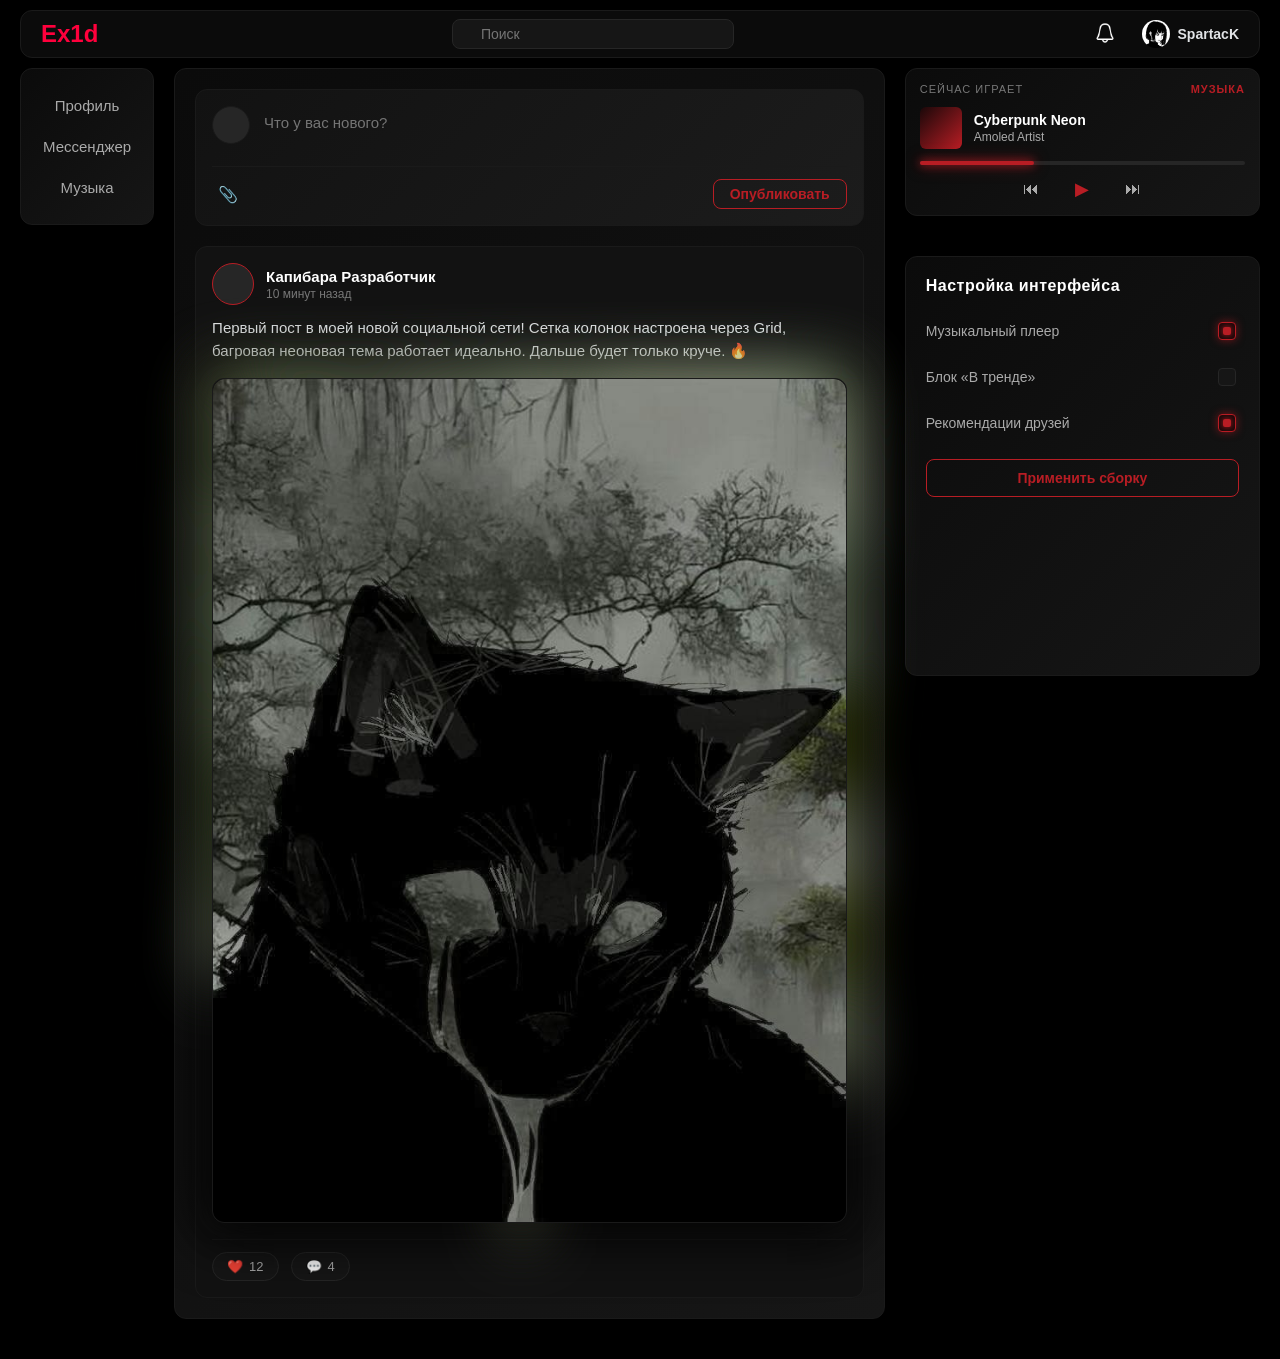
<file: index.html>
<!DOCTYPE html>
<html lang="ru">
<head>
    <meta charset="UTF-8">
    <meta name="viewport" content="width=device-width, initial-scale=1.0">
    <title>Ex1d</title>
    <link rel="stylesheet" href="styles/style-main.css">
    <link rel="stylesheet" href="styles/style-main-exitf.css">
    <link rel="stylesheet" href="styles/style-music-min.css">
</head>

<body>
    
    <header class="site-header">
        <div class="header-container">

            <div class="header-left">
                <a href="index.html" class="logo" style="font-family: 'Comic Sans MS', 'Chalkboard SE', sans-serif; color: #ff003c; font-size: 24px; font-weight: bold; text-decoration: none;">Ex1d</a> 
            </div>

        
            <div class="header-center">
                <input type="text" class="search-input" placeholder="Поиск">
            </div>
       
            <div class="header-right">
                <button class="icon-btn"><img src="uvedomlenie_0uo7j22pii95_32.png" alt="" class="icon-btn-btn1"></button>  
                <div class="header-profile">
                   
                    <img src="avatar.jpg" alt="Аватар" class="header-avatar">
                    <a href="profiles/1/index-profile-spartack.html" class="profile-name" style="font-weight: bold; text-decoration: none;">SpartacK</a>
                </div>
            </div>

        </div>
    </header>

    <main>

        <section class="left_bord_main_plast">
            <div class="left-panel-box">
                <nav class="sidebar-menu">
                    <a href="profiles/1/index-profile-spartack.html" class="menu-item">Профиль</a>
                    <a href="#" class="menu-item">Мессенджер</a>
                    <a href="#" class="menu-item">Музыка</a>
                </nav>
            </div>
        </section>

        <section class="main_bord_main_plast">
            <div class="create-post-box">
                <div class="create-post-upper">
                    <div class="create-post-avatar"></div>
                    <textarea placeholder="Что у вас нового?" class="post-input" rows="1"></textarea>
                </div>

                <div class="post-actions">
                    <button class="attach-btn">📎</button>
                    <button class="publish-btn">Опубликовать</button>
                </div>
            </div>

            <div class="post-card">
   
                <div class="post-header">
                    <div class="post-author-avatar"></div>
                    <div class="post-author-info">
                        <span class="post-author-name">Капибара Разработчик</span>
                        <span class="post-time">10 минут назад</span>
                    </div>
                </div>

    
                <div class="post-content">
                    <p>Первый пост в моей новой социальной сети! Сетка колонок настроена через Grid, багровая неоновая тема работает идеально. Дальше будет только круче. 🔥</p>
                </div>

   
                <div class="post-image-wrap">
   
                    <div class="post-ambient-blur" style="background-image: url('12333.jpg');"></div>
    
    
                    <div class="post-img-cut">
                        <img src="12333.jpg" alt="Пост" class="post-main-img">
                    </div> 
                </div>


  
                <div class="post-footer">
                    <button class="reaction-btn love-btn">
                        <span>❤️</span> 12
                    </button>
                    <button class="reaction-btn comment-btn">
                        <span>💬</span> 4
                    </button>
                </div>
            </div>

        </section>

        <section class="right_bord_main_plast">
    
    
            <div class="music-island-box">
                <div class="music-header">
                    <span class="music-title">Сейчас играет</span>
                    <span class="music-source">Музыка</span>
                </div>

                <div class="track-info">
                    <div class="track-cover"><div class="cover-stub"></div></div>
                    <div class="track-text">
                        <span class="track-name">Cyberpunk Neon</span>
                        <span class="track-artist">Amoled Artist</span>
                    </div>
                </div>

                <div class="player-progress-bar"><div class="progress-fill"></div></div>

                <div class="player-controls">
                    <button class="player-btn">⏮</button>
                    <button class="player-btn play-btn">▶</button>
                    <button class="player-btn">⏭</button>
                </div>
            </div>

   
            <div class="customizable-zone">
                <div class="widget-settings">
                    <h3 class="widget-title">Настройка интерфейса</h3>
    
                    <div class="settings-list">
        
                        <label class="setting-item">
                        <span class="setting-text">Музыкальный плеер</span>
                        <input type="checkbox" checked class="custom-checkbox">
                        </label>

                        <label class="setting-item">
                            <span class="setting-text">Блок «В тренде»</span>
                            <input type="checkbox" class="custom-checkbox">
                        </label>

                        <label class="setting-item">
                            <span class="setting-text">Рекомендации друзей</span>
                            <input type="checkbox" checked class="custom-checkbox">
                        </label>
                    </div>

                    <button class="save-settings-btn">Применить сборку</button>
                </div>

            </div>

        </section>

    </main>

    <footer>
    </footer>

    <script src="js/script-img.js"></script>
</body>
</html>
</file>
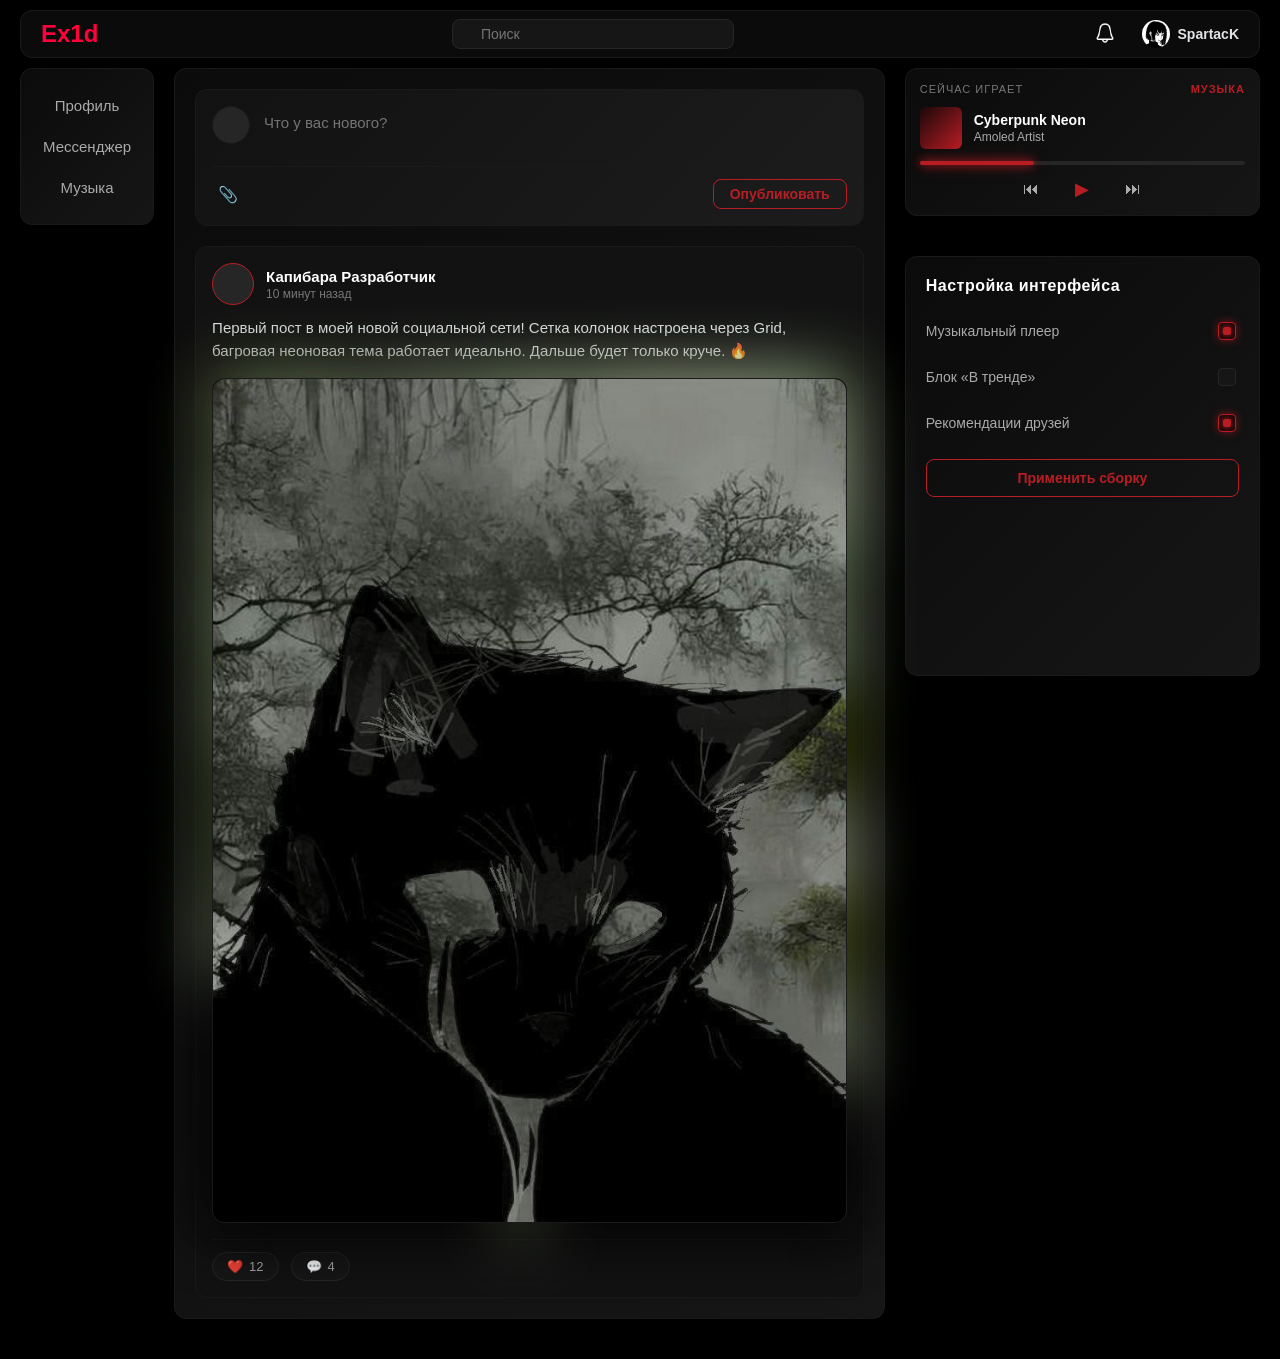
<file: ex1d/index.html>
<!DOCTYPE html>
<html lang="ru">
<head>
    <meta charset="UTF-8">
    <meta name="viewport" content="width=device-width, initial-scale=1.0">
    <title>Ex1d</title>
    <link rel="stylesheet" href="styles/style-main.css">
    <link rel="stylesheet" href="styles/style-main-exitf.css">
    <link rel="stylesheet" href="styles/style-music-min.css">
</head>

<body>
    
    <header class="site-header">
        <div class="header-container">

            <div class="header-left">
                <a href="index.html" class="logo" style="font-family: 'Comic Sans MS', 'Chalkboard SE', sans-serif; color: #ff003c; font-size: 24px; font-weight: bold; text-decoration: none;">Ex1d</a> 
            </div>

        
            <div class="header-center">
                <input type="text" class="search-input" placeholder="Поиск">
            </div>
       
            <div class="header-right">
                <button class="icon-btn"><img src="uvedomlenie_0uo7j22pii95_32.png" alt="" class="icon-btn-btn1"></button>  
                <div class="header-profile">
                   
                    <img src="avatar.jpg" alt="Аватар" class="header-avatar">
                    <a href="profiles/1/inedex-profile-spartack.html" class="profile-name" style="font-weight: bold; text-decoration: none;">SpartacK</a>
                </div>
            </div>

        </div>
    </header>

    <main>

        <section class="left_bord_main_plast">
            <div class="left-panel-box">
                <nav class="sidebar-menu">
                    <a href="profiles/1/inedex-profile-spartack.html" class="menu-item">Профиль</a>
                    <a href="#" class="menu-item">Мессенджер</a>
                    <a href="#" class="menu-item">Музыка</a>
                </nav>
            </div>
        </section>

        <section class="main_bord_main_plast">
            <div class="create-post-box">
                <div class="create-post-upper">
                    <div class="create-post-avatar"></div>
                    <textarea placeholder="Что у вас нового?" class="post-input" rows="1"></textarea>
                </div>

                <div class="post-actions">
                    <button class="attach-btn">📎</button>
                    <button class="publish-btn">Опубликовать</button>
                </div>
            </div>

            <div class="post-card">
   
                <div class="post-header">
                    <div class="post-author-avatar"></div>
                    <div class="post-author-info">
                        <span class="post-author-name">Капибара Разработчик</span>
                        <span class="post-time">10 минут назад</span>
                    </div>
                </div>

    
                <div class="post-content">
                    <p>Первый пост в моей новой социальной сети! Сетка колонок настроена через Grid, багровая неоновая тема работает идеально. Дальше будет только круче. 🔥</p>
                </div>

   
                <div class="post-image-wrap">
   
                    <div class="post-ambient-blur" style="background-image: url('12333.jpg');"></div>
    
    
                    <div class="post-img-cut">
                        <img src="12333.jpg" alt="Пост" class="post-main-img">
                    </div> 
                </div>


  
                <div class="post-footer">
                    <button class="reaction-btn love-btn">
                        <span>❤️</span> 12
                    </button>
                    <button class="reaction-btn comment-btn">
                        <span>💬</span> 4
                    </button>
                </div>
            </div>

        </section>

        <section class="right_bord_main_plast">
    
    
            <div class="music-island-box">
                <div class="music-header">
                    <span class="music-title">Сейчас играет</span>
                    <span class="music-source">Музыка</span>
                </div>

                <div class="track-info">
                    <div class="track-cover"><div class="cover-stub"></div></div>
                    <div class="track-text">
                        <span class="track-name">Cyberpunk Neon</span>
                        <span class="track-artist">Amoled Artist</span>
                    </div>
                </div>

                <div class="player-progress-bar"><div class="progress-fill"></div></div>

                <div class="player-controls">
                    <button class="player-btn">⏮</button>
                    <button class="player-btn play-btn">▶</button>
                    <button class="player-btn">⏭</button>
                </div>
            </div>

   
            <div class="customizable-zone">
                <div class="widget-settings">
                    <h3 class="widget-title">Настройка интерфейса</h3>
    
                    <div class="settings-list">
        
                        <label class="setting-item">
                        <span class="setting-text">Музыкальный плеер</span>
                        <input type="checkbox" checked class="custom-checkbox">
                        </label>

                        <label class="setting-item">
                            <span class="setting-text">Блок «В тренде»</span>
                            <input type="checkbox" class="custom-checkbox">
                        </label>

                        <label class="setting-item">
                            <span class="setting-text">Рекомендации друзей</span>
                            <input type="checkbox" checked class="custom-checkbox">
                        </label>
                    </div>

                    <button class="save-settings-btn">Применить сборку</button>
                </div>

            </div>

        </section>

    </main>

    <footer>
    </footer>

    <script src="js/script-img.js"></script>
</body>
</html>
</file>
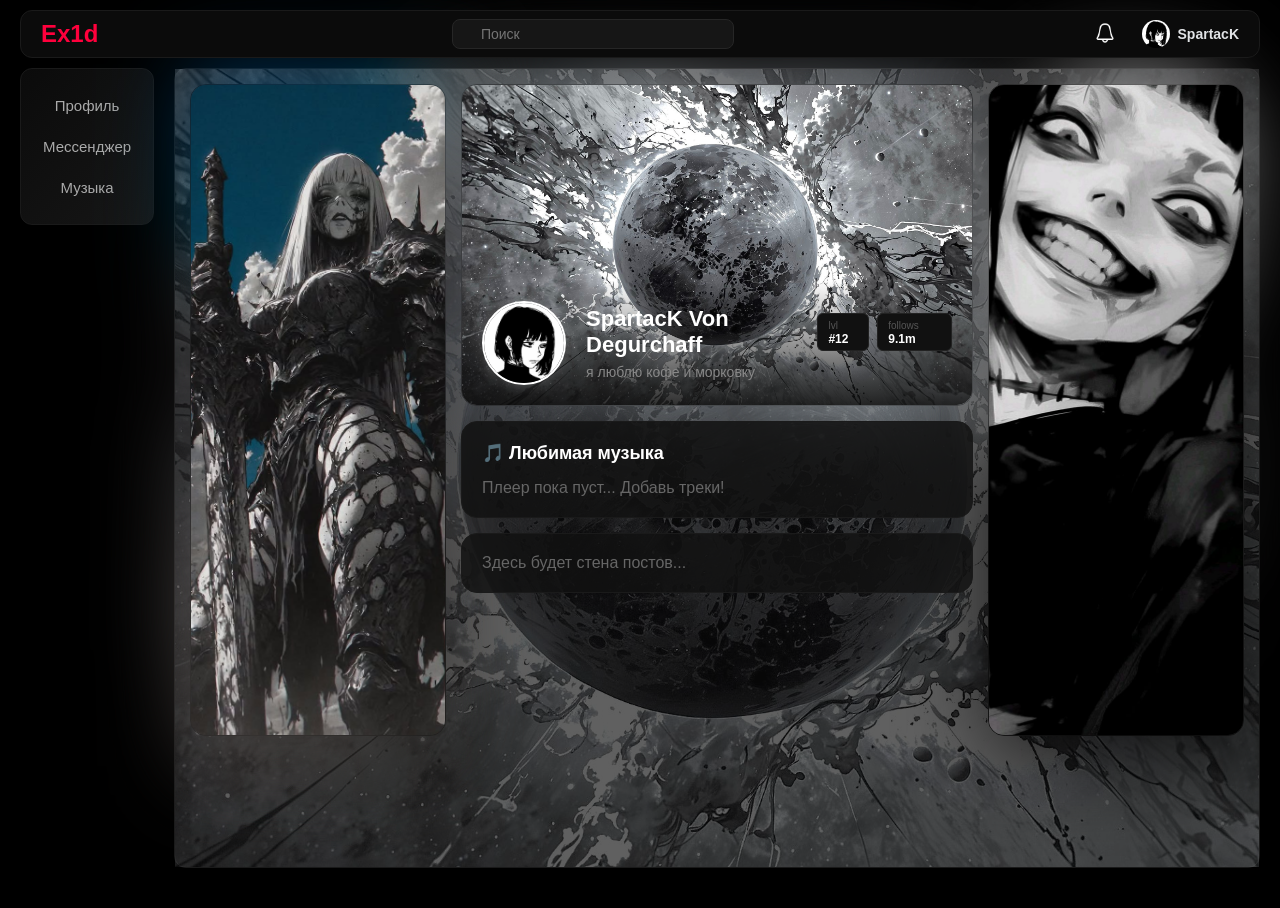
<file: profiles/1/index-profile-spartack.html>
<!DOCTYPE html>
<html lang="ru">
<head>
    <meta charset="UTF-8">
    <meta name="viewport" content="width=device-width, initial-scale=1.0">
    <title>SpartacK Von Degurchaff</title>
   
    <link rel="stylesheet" href="../../styles/style-main.css">
    <link rel="stylesheet" href="../../styles/style-main-exitf.css">
    <link rel="stylesheet" href="../../styles/style-music-min.css">
    <link rel="stylesheet" href="../../styles/style-profiles.css">
</head>

<body>

    <header class="site-header">
        <div class="header-container">

            <div class="header-left">
                <a href="../../index.html" class="logo" style="font-family: 'Comic Sans MS', 'Chalkboard SE', sans-serif; color: #ff003c; font-size: 24px; font-weight: bold; text-decoration: none;">Ex1d</a> 
            </div>

        
            <div class="header-center">
                <input type="text" class="search-input" placeholder="Поиск">
            </div>
       
            <div class="header-right">
                <button class="icon-btn"><img src="../../uvedomlenie_0uo7j22pii95_32.png" alt="" class="icon-btn-btn1"></button> 
                <div class="header-profile">
                   
                    <img src="avatar.jpg" alt="Аватар" class="header-avatar">
                    <a href="index-profile-spartack.html" class="profile-name" style="font-weight: bold; text-decoration: none;">SpartacK</a>
                </div>
            </div>

        </div>
    </header>

    <main class="main-profile-view">

        <section class="left_bord_main_plast">
            <div class="left-panel-box">
                <nav class="sidebar-menu">
                
                    <a href="index-profile-spartack.html" class="menu-item">Профиль</a>
                    <a href="#" class="menu-item">Мессенджер</a>
                    <a href="#" class="menu-item">Музыка</a>
                </nav>
            </div>
        </section>

        <section class="main_bord_main_plast_profiles">
           
            <div class="profile-global-bg-layer" style="background-image: url('c-banner.jpg');"></div>
    
            <div class="profile-top-zone">
                <div class="triptych-banner-grid">
            
                       
                    <div class="banner-wing wing-left">
                        <div class="triptych-blur" style="background-image: url('l-banner.jpg');"></div>
                        <img src="l-banner.jpg" alt="Левый баннер" class="triptych-img">
                    </div>
            
                    
                    <div class="profile-center-column">
                
                       
                        <div class="banner-wing wing-center">
                            <div class="triptych-blur" style="background-image: url('c-banner.jpg');"></div>
                            <img src="c-banner.jpg" alt="Центральный баннер" class="triptych-img">
                            <div class="profile-triptych-meta">
                                <figure class="profile-triptych-avatar">
                                    <img src="avatar.jpg" alt="Аватар" class="avatar-image">
                                </figure>
                                <div class="profile-triptych-info-block">
                                    <div class="profile-main-row">
                                        <h1 class="user-display-name">SpartacK Von Degurchaff</h1>
                                        <div class="profile-mini-badges">
                                            <span class="badge-pill"><small>lvl</small> <strong>#12</strong></span>
                                            <span class="badge-pill"><small>follows</small> <strong>9.1m</strong></span>
                                        </div>
                                    </div>
                                    <p class="user-status-text">я люблю кофе и морковку</p>
                                </div>
                            </div>
                        </div>

                        <div class="profile-module-card music-card-plate">
                            <div class="card-header">
                                <h3>🎵 Любимая музыка</h3>
                            </div>
                            <div class="card-body">
                                <p style="color: #666; margin: 0;">Плеер пока пуст... Добавь треки!</p>
                            </div>
                        </div>
                
                        <div class="profile-module-card posts-card-plate">
                            <p style="color: #666; margin: 0;">Здесь будет стена постов...</p>
                        </div>

                    </div>             
            
                        <div class="banner-wing wing-right">
                            <div class="triptych-blur" style="background-image: url('r-banner.jpg');"></div>
                            <img src="r-banner.jpg" alt="Правый баннер" class="triptych-img">
                        </div>

                </div>
            </div>
        </section>
    </main>

    <footer>
    </footer>

    <script src="../../js/script-img.js"></script>
</body>
</html>
</file>
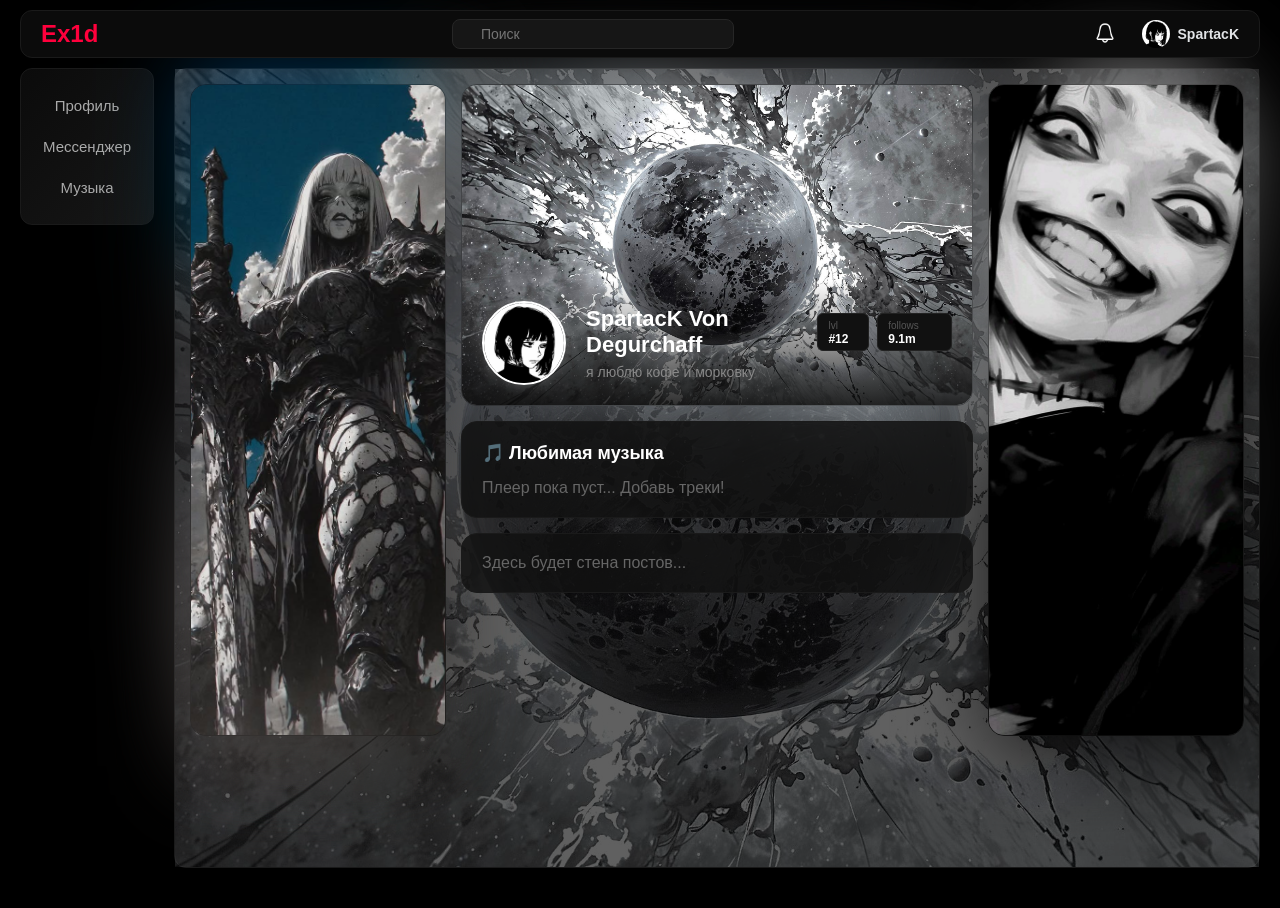
<file: ex1d/profiles/1/inedex-profile-spartack.html>
<!DOCTYPE html>
<html lang="ru">
<head>
    <meta charset="UTF-8">
    <meta name="viewport" content="width=device-width, initial-scale=1.0">
    <title>SpartacK Von Degurchaff</title>
   
    <link rel="stylesheet" href="../../styles/style-main.css">
    <link rel="stylesheet" href="../../styles/style-main-exitf.css">
    <link rel="stylesheet" href="../../styles/style-music-min.css">
    <link rel="stylesheet" href="../../styles/style-profiles.css">
</head>

<body>

    <header class="site-header">
        <div class="header-container">

            <div class="header-left">
                <a href="../../index.html" class="logo" style="font-family: 'Comic Sans MS', 'Chalkboard SE', sans-serif; color: #ff003c; font-size: 24px; font-weight: bold; text-decoration: none;">Ex1d</a> 
            </div>

        
            <div class="header-center">
                <input type="text" class="search-input" placeholder="Поиск">
            </div>
       
            <div class="header-right">
                <button class="icon-btn"><img src="../../uvedomlenie_0uo7j22pii95_32.png" alt="" class="icon-btn-btn1"></button> 
                <div class="header-profile">
                   
                    <img src="avatar.jpg" alt="Аватар" class="header-avatar">
                    <a href="inedex-profile-spartack.html" class="profile-name" style="font-weight: bold; text-decoration: none;">SpartacK</a>
                </div>
            </div>

        </div>
    </header>

    <main class="main-profile-view">

        <section class="left_bord_main_plast">
            <div class="left-panel-box">
                <nav class="sidebar-menu">
                
                    <a href="inedex-profile-spartack.html" class="menu-item">Профиль</a>
                    <a href="#" class="menu-item">Мессенджер</a>
                    <a href="#" class="menu-item">Музыка</a>
                </nav>
            </div>
        </section>

        <section class="main_bord_main_plast_profiles">
           
            <div class="profile-global-bg-layer" style="background-image: url('c-banner.jpg');"></div>
    
            <div class="profile-top-zone">
                <div class="triptych-banner-grid">
            
                       
                    <div class="banner-wing wing-left">
                        <div class="triptych-blur" style="background-image: url('l-banner.jpg');"></div>
                        <img src="l-banner.jpg" alt="Левый баннер" class="triptych-img">
                    </div>
            
                    
                    <div class="profile-center-column">
                
                       
                        <div class="banner-wing wing-center">
                            <div class="triptych-blur" style="background-image: url('c-banner.jpg');"></div>
                            <img src="c-banner.jpg" alt="Центральный баннер" class="triptych-img">
                            <div class="profile-triptych-meta">
                                <figure class="profile-triptych-avatar">
                                    <img src="avatar.jpg" alt="Аватар" class="avatar-image">
                                </figure>
                                <div class="profile-triptych-info-block">
                                    <div class="profile-main-row">
                                        <h1 class="user-display-name">SpartacK Von Degurchaff</h1>
                                        <div class="profile-mini-badges">
                                            <span class="badge-pill"><small>lvl</small> <strong>#12</strong></span>
                                            <span class="badge-pill"><small>follows</small> <strong>9.1m</strong></span>
                                        </div>
                                    </div>
                                    <p class="user-status-text">я люблю кофе и морковку</p>
                                </div>
                            </div>
                        </div>

                        <div class="profile-module-card music-card-plate">
                            <div class="card-header">
                                <h3>🎵 Любимая музыка</h3>
                            </div>
                            <div class="card-body">
                                <p style="color: #666; margin: 0;">Плеер пока пуст... Добавь треки!</p>
                            </div>
                        </div>
                
                        <div class="profile-module-card posts-card-plate">
                            <p style="color: #666; margin: 0;">Здесь будет стена постов...</p>
                        </div>

                    </div>             
            
                        <div class="banner-wing wing-right">
                            <div class="triptych-blur" style="background-image: url('r-banner.jpg');"></div>
                            <img src="r-banner.jpg" alt="Правый баннер" class="triptych-img">
                        </div>

                </div>
            </div>
        </section>
    </main>

    <footer>
    </footer>

    <script src="../../js/script-img.js"></script>
</body>
</html>
</file>
<file: styles/style-main.css>
body {
    margin: 0;
    padding: 0;
    width: 100%;
    min-height: 100vh;
    font-family: Arial, sans-serif;
    background-color: #000000; 
    color: #e1e3e6;            
    overflow-x: hidden;        
}

.site-header {
    background-color: #0b0b0b;   
    border: 1px solid #1a1a1a;   
    border-radius: 12px;         
    position: fixed;           
    top: 10px;                   
    left: 20px;                  
    right: 20px;                
    height: 48px;                    
    z-index: 100;
    box-sizing: border-box;
}

.header-container {
    width: 100%;          
    box-sizing: border-box; 
    height: 100%;
    margin: 0;            
    padding: 0 20px;      
    display: flex;
    align-items: center;             
    justify-content: space-between;  
}

.logo {
    font-size: 20px;
    font-weight: bold;
    color: #b81d24;                 
    text-decoration: none;
}

.search-input {
    background-color: #161616;       
    border: 1px solid #262626;       
    border-radius: 8px;              
    padding: 6px 12px 6px 28px;
    width: 240px;
    font-size: 14px;
    color: #ffffff;
    outline: none;
}

.header-right {
    display: flex;
    align-items: center;
    gap: 20px;
}

.icon-btn {
    background: none;
    border: none;
    font-size: 15px;
    cursor: pointer;
}

.icon-btn-btn1 {
    max-width: 22px;
}

.header-profile {
    display: flex;
    align-items: center;
    gap: 8px;
    cursor: pointer;
}

.header-avatar {
    width: 28px;
    height: 28px;
    border-radius: 50%;              
    background-color: #262626;       
}

.profile-name {
    font-size: 14px;
    color: #e1e3e6;
}

main {
    display: grid;
    grid-template-columns: 0.5fr 4fr 2fr; 
    gap: 20px;            
    position: absolute;
    left: 20px;
    right: 20px;
    box-sizing: border-box; 
    margin: 68px 0 0 0;   
    padding-bottom: 40px; 
}

main.main-profile-view {
    grid-template-columns: 0.5fr 6fr; 
}

main.main-profile-view .right_bord_main_plast {
    display: none;
}

.left_bord_main_plast {
    background-color: transparent;
    min-height: 500px;              
}

.main_bord_main_plast {
    background-color: #0b0b0b;  
    border: 1px solid #1a1a1a;  
    border-radius: 12px;       
    min-height: 500px;
    padding: 20px;
    box-sizing: border-box;
}


.right_bord_main_plast {
    background-color: transparent !important; 
    border: none !important;                
    padding: 0 !important;                   
    display: flex;
    flex-direction: column;                  
    gap: 20px;                               
}

.customizable-zone {
    background-color: #0b0b0b;               
    border: 1px solid #1a1a1a;
    border-radius: 12px;
    min-height: 420px;                      
    padding: 20px;
    box-sizing: border-box;
}

.sidebar-menu {
    display: flex;
    flex-direction: column; 
    gap: 8px;              
    padding: 10px 0;
}

.menu-item {
    display: flex;
    align-items: center;    
    justify-content: center; 
    text-align: center;      
    padding: 8px 12px;
    color: #aaaaaa;         
    text-decoration: none;  
    border-radius: 6px;     
    font-size: 15px;
    transition: background-color 0.2s ease, color 0.2s ease, text-shadow 0.2s ease;
}

.menu-item:hover {
    background-color: #121212;   
    color: #b81d24;              
    text-shadow: 0 0 8px rgba(184, 29, 36, 0.6), 
                 0 0 15px rgba(184, 29, 36, 0.4);
}

.menu-item i {
    width: 24px;            
    font-size: 18px;        
    color: #b81d24;         
    margin-right: 0;     
    transition: filter 0.2s ease;
}

.menu-item:hover i {
    filter: drop-shadow(0 0 5px rgba(184, 29, 36, 0.8));
}

.left-panel-box {
    background-color: #0b0b0b;  
    border: 1px solid #1a1a1a;  
    border-radius: 12px;        
    padding: 10px;              
    box-sizing: border-box;
} 

main {
    display: grid;
    grid-template-columns: 0.5fr 4fr 2fr; 
    gap: 20px;            
    position: absolute;
    left: 20px;
    right: 20px;
    
    box-sizing: border-box; 
    margin: 68px 0 0 0;   
    padding-bottom: 40px; 
}

.left-panel-box {
    background: linear-gradient(135deg, #0b0b0b 0%, #161616 100%) !important;
    border: 1px solid #1a1a1a !important;        
    border-radius: 12px;        
    padding: 10px;              
    box-sizing: border-box;
}

.main_bord_main_plast {
    background: linear-gradient(135deg, #0b0b0b 0%, #161616 100%);  
    border: 1px solid #1a1a1a;  
    border-radius: 12px;        
    min-height: 500px;
    padding: 20px;
    box-sizing: border-box;
}

.customizable-zone {
    background: linear-gradient(135deg, #0b0b0b 0%, #161616 100%);  
    border: 1px solid #1a1a1a;
    border-radius: 12px;
    min-height: 420px;                       
    padding: 20px;
    box-sizing: border-box;
}

.music-island-box {
    background: linear-gradient(135deg, #0b0b0b 0%, #161616 100%); 
    border: 1px solid #1a1a1a;
    border-radius: 12px;
    padding: 14px;
    box-sizing: border-box;
    margin-bottom: 20px; 
    display: flex;
    flex-direction: column;
    gap: 12px;
}

.search-input {
    background-color: #161616;       
    border: 1px solid #262626;       
    border-radius: 8px;              
    padding: 6px 12px 6px 28px;
    width: 240px;
    font-size: 14px;
    color: #ffffff;
    outline: none;
    transition: border-color 0.2s ease, box-shadow 0.2s ease, background-color 0.2s ease;
}


.search-input:focus {
    background-color: #1a0a0b;       
    border-color: #b81d24;           
    box-shadow: 0 0 10px rgba(184, 29, 36, 0.5),
                0 0 20px rgba(184, 29, 36, 0.25);
}

.widget-settings {
    display: flex;
    flex-direction: column;
    gap: 20px;
}

.widget-title {
    font-size: 16px;
    font-weight: bold;
    color: #ffffff;
    margin: 0;
    letter-spacing: 0.5px;
}

.settings-list {
    display: flex;
    flex-direction: column;
    gap: 14px;
}

.setting-item {
    display: flex;
    justify-content: space-between;
    align-items: center;
    cursor: pointer;
    padding: 4px 0;
}

.setting-text {
    font-size: 14px;
    color: #aaaaaa;
    transition: color 0.2s;
}

.setting-item:hover .setting-text {
    color: #ffffff;
}

.custom-checkbox {
    -webkit-appearance: none;
    appearance: none; 
    width: 18px;
    height: 18px;
    background-color: #161616;   
    border: 1px solid #262626;  
    border-radius: 4px;          
    position: relative;
    cursor: pointer;
    transition: all 0.2s ease;
}

.setting-item:hover .custom-checkbox {
    border-color: #b81d24;
}

.custom-checkbox:checked {
    background-color: #1a0809;  
    border-color: #b81d24;      
    box-shadow: 0 0 8px rgba(184, 29, 36, 0.6); 
}

.custom-checkbox:checked::before {
    content: "";
    position: absolute;
    top: 4px;
    left: 4px;
    width: 8px;
    height: 8px;
    border-radius: 2px;
    background-color: #b81d24;   
    box-shadow: 0 0 6px #b81d24; 
}

.save-settings-btn {
    background-color: transparent;
    border: 1px solid #b81d24;
    color: #b81d24;
    padding: 10px;
    border-radius: 8px;
    font-size: 14px;
    font-weight: bold;
    cursor: pointer;
    transition: all 0.2s ease;
    text-align: center;
}

.save-settings-btn:hover {
    background-color: #b81d24;
    color: #ffffff;
    box-shadow: 0 0 12px rgba(184, 29, 36, 0.6),
                0 0 24px rgba(184, 29, 36, 0.3);
}

.create-post-box {
    background: linear-gradient(135deg, #121212 0%, #1c1c1c 100%); 
    border: 1px solid #1a1a1a;
    border-radius: 12px;
    padding: 16px;
    display: flex;
    flex-direction: column;
    gap: 14px;
    box-sizing: border-box;
}

.create-post-upper {
    display: flex;
    align-items: flex-start;
    gap: 12px;
}

.create-post-avatar {
    width: 36px;
    height: 36px;
    border-radius: 50%;
    background-color: #262626;
    border: 1px solid #1a1a1a;
    flex-shrink: 0;
}

.post-input {
    width: 100%;
    min-height: 36px;
    background: transparent;
    border: none;
    resize: none; 
    font-size: 15px;
    color: #ffffff;
    outline: none;
    font-family: inherit;
    padding-top: 8px;
}

.post-actions {
    display: flex;
    justify-content: space-between;
    align-items: center;
    border-top: 1px solid #1a1a1a;
    padding-top: 12px;
}

.attach-btn {
    background: none;
    border: none;
    font-size: 16px;
    color: #aaaaaa;
    cursor: pointer;
    transition: color 0.2s, text-shadow 0.2s;
}

.attach-btn:hover {
    color: #b81d24;
    text-shadow: 0 0 8px rgba(184, 29, 36, 0.6);
}

.publish-btn {
    background-color: transparent;
    border: 1px solid #b81d24;
    color: #b81d24;
    padding: 6px 16px;
    border-radius: 8px;
    font-size: 14px;
    font-weight: bold;
    cursor: pointer;
    transition: all 0.2s ease;
}

.publish-btn:hover {
    background-color: #b81d24;
    color: #ffffff;
    box-shadow: 0 0 10px rgba(184, 29, 36, 0.6),
                0 0 20px rgba(184, 29, 36, 0.3);
}
</file>
<file: styles/style-main-exitf.css>
.main_bord_main_plast {
    display: flex;
    flex-direction: column;
    gap: 20px;
}

.post-card {
    background-color: #121212;
    border: 1px solid #1a1a1a;
    border-radius: 12px;
    padding: 16px;
    box-sizing: border-box;
}

.post-header {
    display: flex;
    align-items: center;
    gap: 12px;
    margin-bottom: 12px;
}

.post-author-avatar {
    width: 40px;
    height: 40px;
    border-radius: 50%;
    background-color: #262626;
    border: 1px solid #b81d24;
}

.post-author-info {
    display: flex;
    flex-direction: column;
    gap: 2px;
}

.post-author-name {
    font-size: 15px;
    font-weight: bold;
    color: #ffffff;
}

.post-time {
    font-size: 12px;
    color: #777777;
}

.post-content p {
    font-size: 15px;
    line-height: 1.5;
    color: #e1e3e6;
    margin: 0 0 16px 0;
}

.post-image-wrap {
    position: relative;
    width: 100%;
    margin: 16px 0;           
    background-color: transparent; 
    padding: 0;                
    box-sizing: border-box;
}

.post-ambient-blur {
    position: absolute;
    top: 0;           
    left: 0;        
    width: 100%;  
    height: 100%; 
    background-size: cover;
    background-position: center;
    border-radius: 12px;
    filter: blur(30px) saturate(4);
    transform: scale(1.03);
    opacity: 0.98;    
    z-index: 1;             
    pointer-events: none;   
}

.post-img-cut {
    position: relative;
    z-index: 2;                 
    width: 100%;
    height: auto;
    border: 1px solid #1a1a1a;  
    border-radius: 12px;        
    overflow: hidden;           
    box-sizing: border-box;
    background-color: #0b0b0b;
}

.post-main-img {
    width: 100% !important;         
    height: auto !important;        
    display: block !important;      
    border-radius: 12px; 
}

.post-footer {
    display: flex;
    gap: 12px;
    border-top: 1px solid #1a1a1a;
    padding-top: 12px;
}

.reaction-btn {
    background-color: #161616;
    border: 1px solid #262626;
    color: #aaaaaa;
    padding: 6px 14px;
    border-radius: 20px; 
    font-size: 13px;
    display: flex;
    align-items: center;
    gap: 6px;
    cursor: pointer;
    transition: all 0.2s ease;
}

.love-btn:hover {
    color: #b81d24;
    border-color: #b81d24;
    background-color: #1a0809;
    box-shadow: 0 0 10px rgba(184, 29, 36, 0.3);
}

.comment-btn:hover {
    color: #ffffff;
    border-color: #444444;
    background-color: #222222;
}

.reaction-btn i {
    font-family: "Font Awesome 6 Free" !important;
    font-weight: 900;
    margin-right: 6px; 
    font-size: 14px;
}

.icon-btn i {
    font-family: "Font Awesome 6 Free" !important;
    font-weight: 900;
    color: #b81d24; 
}
</file>
<file: styles/style-music-min.css>
.music-island-box {
    background-color: #121212;
    border: 1px solid #1a1a1a;
    border-radius: 12px;
    padding: 14px;
    box-sizing: border-box;
    margin-bottom: 20px;
    display: flex;
    flex-direction: column;
    gap: 12px;
}

.music-header {
    display: flex;
    justify-content: space-between;
    font-size: 11px;
    text-transform: uppercase;
    letter-spacing: 1px;
}
.music-title { color: #777777; }
.music-source { color: #b81d24; font-weight: bold; } 

.track-info {
    display: flex;
    align-items: center;
    gap: 12px;
}

.track-cover {
    width: 42px;
    height: 42px;
    border-radius: 6px;
    overflow: hidden;
}

.cover-stub {
    width: 100%;
    height: 100%;
    background: linear-gradient(135deg, #1a0809 0%, #b81d24 100%);
    box-shadow: 0 0 8px rgba(184, 29, 36, 0.4);
}

.track-text {
    display: flex;
    flex-direction: column;
    gap: 2px;
}

.track-name {
    font-size: 14px;
    font-weight: bold;
    color: #ffffff;
}

.track-artist {
    font-size: 12px;
    color: #aaaaaa;
}

.player-progress-bar {
    width: 100%;
    height: 4px;
    background-color: #262626;
    border-radius: 2px;
    cursor: pointer;
    position: relative;
}

.progress-fill {
    width: 35%; 
    height: 100%;
    background-color: #b81d24; 
    border-radius: 2px;
    box-shadow: 0 0 8px #b81d24,
                0 0 16px rgba(184, 29, 36, 0.6);
                
    transition: width 0.3s ease; 
}


.player-controls {
    display: flex;
    justify-content: center;
    align-items: center;
    gap: 24px;
}

.player-btn {
    background: none;
    border: none;
    color: #aaaaaa;
    font-size: 16px;
    cursor: pointer;
    transition: color 0.2s, text-shadow 0.2s;
}

.player-btn:hover {
    color: #ffffff;
    text-shadow: 0 0 8px rgba(255, 255, 255, 0.6);
}

.play-btn {
    font-size: 18px;
    color: #b81d24;
    transition: transform 0.1s;
}

.play-btn:hover {
    color: #b81d24;
    /* Яркое багровое неоновое свечение самого значка ▶ */
    text-shadow: 0 0 10px rgba(184, 29, 36, 0.8),
                 0 0 20px rgba(184, 29, 36, 0.5);
    transform: scale(1.1); 
}
</file>
<file: ex1d/styles/style-main.css>
body {
    margin: 0;
    padding: 0;
    width: 100%;
    min-height: 100vh;
    font-family: Arial, sans-serif;
    background-color: #000000; 
    color: #e1e3e6;            
    overflow-x: hidden;        
}

.site-header {
    background-color: #0b0b0b;   
    border: 1px solid #1a1a1a;   
    border-radius: 12px;         
    position: fixed;           
    top: 10px;                   
    left: 20px;                  
    right: 20px;                
    height: 48px;                    
    z-index: 100;
    box-sizing: border-box;
}

.header-container {
    width: 100%;          
    box-sizing: border-box; 
    height: 100%;
    margin: 0;            
    padding: 0 20px;      
    display: flex;
    align-items: center;             
    justify-content: space-between;  
}

.logo {
    font-size: 20px;
    font-weight: bold;
    color: #b81d24;                 
    text-decoration: none;
}

.search-input {
    background-color: #161616;       
    border: 1px solid #262626;       
    border-radius: 8px;              
    padding: 6px 12px 6px 28px;
    width: 240px;
    font-size: 14px;
    color: #ffffff;
    outline: none;
}

.header-right {
    display: flex;
    align-items: center;
    gap: 20px;
}

.icon-btn {
    background: none;
    border: none;
    font-size: 15px;
    cursor: pointer;
}

.icon-btn-btn1 {
    max-width: 22px;
}

.header-profile {
    display: flex;
    align-items: center;
    gap: 8px;
    cursor: pointer;
}

.header-avatar {
    width: 28px;
    height: 28px;
    border-radius: 50%;              
    background-color: #262626;       
}

.profile-name {
    font-size: 14px;
    color: #e1e3e6;
}

main {
    display: grid;
    grid-template-columns: 0.5fr 4fr 2fr; 
    gap: 20px;            
    position: absolute;
    left: 20px;
    right: 20px;
    box-sizing: border-box; 
    margin: 68px 0 0 0;   
    padding-bottom: 40px; 
}

main.main-profile-view {
    grid-template-columns: 0.5fr 6fr; 
}

main.main-profile-view .right_bord_main_plast {
    display: none;
}

.left_bord_main_plast {
    background-color: transparent;
    min-height: 500px;              
}

.main_bord_main_plast {
    background-color: #0b0b0b;  
    border: 1px solid #1a1a1a;  
    border-radius: 12px;       
    min-height: 500px;
    padding: 20px;
    box-sizing: border-box;
}


.right_bord_main_plast {
    background-color: transparent !important; 
    border: none !important;                
    padding: 0 !important;                   
    display: flex;
    flex-direction: column;                  
    gap: 20px;                               
}

.customizable-zone {
    background-color: #0b0b0b;               
    border: 1px solid #1a1a1a;
    border-radius: 12px;
    min-height: 420px;                      
    padding: 20px;
    box-sizing: border-box;
}

.sidebar-menu {
    display: flex;
    flex-direction: column; 
    gap: 8px;              
    padding: 10px 0;
}

.menu-item {
    display: flex;
    align-items: center;    
    justify-content: center; 
    text-align: center;      
    padding: 8px 12px;
    color: #aaaaaa;         
    text-decoration: none;  
    border-radius: 6px;     
    font-size: 15px;
    transition: background-color 0.2s ease, color 0.2s ease, text-shadow 0.2s ease;
}

.menu-item:hover {
    background-color: #121212;   
    color: #b81d24;              
    text-shadow: 0 0 8px rgba(184, 29, 36, 0.6), 
                 0 0 15px rgba(184, 29, 36, 0.4);
}

.menu-item i {
    width: 24px;            
    font-size: 18px;        
    color: #b81d24;         
    margin-right: 0;     
    transition: filter 0.2s ease;
}

.menu-item:hover i {
    filter: drop-shadow(0 0 5px rgba(184, 29, 36, 0.8));
}

.left-panel-box {
    background-color: #0b0b0b;  
    border: 1px solid #1a1a1a;  
    border-radius: 12px;        
    padding: 10px;              
    box-sizing: border-box;
} 

main {
    display: grid;
    grid-template-columns: 0.5fr 4fr 2fr; 
    gap: 20px;            
    position: absolute;
    left: 20px;
    right: 20px;
    
    box-sizing: border-box; 
    margin: 68px 0 0 0;   
    padding-bottom: 40px; 
}

.left-panel-box {
    background: linear-gradient(135deg, #0b0b0b 0%, #161616 100%) !important;
    border: 1px solid #1a1a1a !important;        
    border-radius: 12px;        
    padding: 10px;              
    box-sizing: border-box;
}

.main_bord_main_plast {
    background: linear-gradient(135deg, #0b0b0b 0%, #161616 100%);  
    border: 1px solid #1a1a1a;  
    border-radius: 12px;        
    min-height: 500px;
    padding: 20px;
    box-sizing: border-box;
}

.customizable-zone {
    background: linear-gradient(135deg, #0b0b0b 0%, #161616 100%);  
    border: 1px solid #1a1a1a;
    border-radius: 12px;
    min-height: 420px;                       
    padding: 20px;
    box-sizing: border-box;
}

.music-island-box {
    background: linear-gradient(135deg, #0b0b0b 0%, #161616 100%); 
    border: 1px solid #1a1a1a;
    border-radius: 12px;
    padding: 14px;
    box-sizing: border-box;
    margin-bottom: 20px; 
    display: flex;
    flex-direction: column;
    gap: 12px;
}

.search-input {
    background-color: #161616;       
    border: 1px solid #262626;       
    border-radius: 8px;              
    padding: 6px 12px 6px 28px;
    width: 240px;
    font-size: 14px;
    color: #ffffff;
    outline: none;
    transition: border-color 0.2s ease, box-shadow 0.2s ease, background-color 0.2s ease;
}


.search-input:focus {
    background-color: #1a0a0b;       
    border-color: #b81d24;           
    box-shadow: 0 0 10px rgba(184, 29, 36, 0.5),
                0 0 20px rgba(184, 29, 36, 0.25);
}

.widget-settings {
    display: flex;
    flex-direction: column;
    gap: 20px;
}

.widget-title {
    font-size: 16px;
    font-weight: bold;
    color: #ffffff;
    margin: 0;
    letter-spacing: 0.5px;
}

.settings-list {
    display: flex;
    flex-direction: column;
    gap: 14px;
}

.setting-item {
    display: flex;
    justify-content: space-between;
    align-items: center;
    cursor: pointer;
    padding: 4px 0;
}

.setting-text {
    font-size: 14px;
    color: #aaaaaa;
    transition: color 0.2s;
}

.setting-item:hover .setting-text {
    color: #ffffff;
}

.custom-checkbox {
    -webkit-appearance: none;
    appearance: none; 
    width: 18px;
    height: 18px;
    background-color: #161616;   
    border: 1px solid #262626;  
    border-radius: 4px;          
    position: relative;
    cursor: pointer;
    transition: all 0.2s ease;
}

.setting-item:hover .custom-checkbox {
    border-color: #b81d24;
}

.custom-checkbox:checked {
    background-color: #1a0809;  
    border-color: #b81d24;      
    box-shadow: 0 0 8px rgba(184, 29, 36, 0.6); 
}

.custom-checkbox:checked::before {
    content: "";
    position: absolute;
    top: 4px;
    left: 4px;
    width: 8px;
    height: 8px;
    border-radius: 2px;
    background-color: #b81d24;   
    box-shadow: 0 0 6px #b81d24; 
}

.save-settings-btn {
    background-color: transparent;
    border: 1px solid #b81d24;
    color: #b81d24;
    padding: 10px;
    border-radius: 8px;
    font-size: 14px;
    font-weight: bold;
    cursor: pointer;
    transition: all 0.2s ease;
    text-align: center;
}

.save-settings-btn:hover {
    background-color: #b81d24;
    color: #ffffff;
    box-shadow: 0 0 12px rgba(184, 29, 36, 0.6),
                0 0 24px rgba(184, 29, 36, 0.3);
}

.create-post-box {
    background: linear-gradient(135deg, #121212 0%, #1c1c1c 100%); 
    border: 1px solid #1a1a1a;
    border-radius: 12px;
    padding: 16px;
    display: flex;
    flex-direction: column;
    gap: 14px;
    box-sizing: border-box;
}

.create-post-upper {
    display: flex;
    align-items: flex-start;
    gap: 12px;
}

.create-post-avatar {
    width: 36px;
    height: 36px;
    border-radius: 50%;
    background-color: #262626;
    border: 1px solid #1a1a1a;
    flex-shrink: 0;
}

.post-input {
    width: 100%;
    min-height: 36px;
    background: transparent;
    border: none;
    resize: none; 
    font-size: 15px;
    color: #ffffff;
    outline: none;
    font-family: inherit;
    padding-top: 8px;
}

.post-actions {
    display: flex;
    justify-content: space-between;
    align-items: center;
    border-top: 1px solid #1a1a1a;
    padding-top: 12px;
}

.attach-btn {
    background: none;
    border: none;
    font-size: 16px;
    color: #aaaaaa;
    cursor: pointer;
    transition: color 0.2s, text-shadow 0.2s;
}

.attach-btn:hover {
    color: #b81d24;
    text-shadow: 0 0 8px rgba(184, 29, 36, 0.6);
}

.publish-btn {
    background-color: transparent;
    border: 1px solid #b81d24;
    color: #b81d24;
    padding: 6px 16px;
    border-radius: 8px;
    font-size: 14px;
    font-weight: bold;
    cursor: pointer;
    transition: all 0.2s ease;
}

.publish-btn:hover {
    background-color: #b81d24;
    color: #ffffff;
    box-shadow: 0 0 10px rgba(184, 29, 36, 0.6),
                0 0 20px rgba(184, 29, 36, 0.3);
}
</file>
<file: ex1d/styles/style-main-exitf.css>
.main_bord_main_plast {
    display: flex;
    flex-direction: column;
    gap: 20px;
}

.post-card {
    background-color: #121212;
    border: 1px solid #1a1a1a;
    border-radius: 12px;
    padding: 16px;
    box-sizing: border-box;
}

.post-header {
    display: flex;
    align-items: center;
    gap: 12px;
    margin-bottom: 12px;
}

.post-author-avatar {
    width: 40px;
    height: 40px;
    border-radius: 50%;
    background-color: #262626;
    border: 1px solid #b81d24;
}

.post-author-info {
    display: flex;
    flex-direction: column;
    gap: 2px;
}

.post-author-name {
    font-size: 15px;
    font-weight: bold;
    color: #ffffff;
}

.post-time {
    font-size: 12px;
    color: #777777;
}

.post-content p {
    font-size: 15px;
    line-height: 1.5;
    color: #e1e3e6;
    margin: 0 0 16px 0;
}

.post-image-wrap {
    position: relative;
    width: 100%;
    margin: 16px 0;           
    background-color: transparent; 
    padding: 0;                
    box-sizing: border-box;
}

.post-ambient-blur {
    position: absolute;
    top: 0;           
    left: 0;        
    width: 100%;  
    height: 100%; 
    background-size: cover;
    background-position: center;
    border-radius: 12px;
    filter: blur(30px) saturate(4);
    transform: scale(1.03);
    opacity: 0.98;    
    z-index: 1;             
    pointer-events: none;   
}

.post-img-cut {
    position: relative;
    z-index: 2;                 
    width: 100%;
    height: auto;
    border: 1px solid #1a1a1a;  
    border-radius: 12px;        
    overflow: hidden;           
    box-sizing: border-box;
    background-color: #0b0b0b;
}

.post-main-img {
    width: 100% !important;         
    height: auto !important;        
    display: block !important;      
    border-radius: 12px; 
}

.post-footer {
    display: flex;
    gap: 12px;
    border-top: 1px solid #1a1a1a;
    padding-top: 12px;
}

.reaction-btn {
    background-color: #161616;
    border: 1px solid #262626;
    color: #aaaaaa;
    padding: 6px 14px;
    border-radius: 20px; 
    font-size: 13px;
    display: flex;
    align-items: center;
    gap: 6px;
    cursor: pointer;
    transition: all 0.2s ease;
}

.love-btn:hover {
    color: #b81d24;
    border-color: #b81d24;
    background-color: #1a0809;
    box-shadow: 0 0 10px rgba(184, 29, 36, 0.3);
}

.comment-btn:hover {
    color: #ffffff;
    border-color: #444444;
    background-color: #222222;
}

.reaction-btn i {
    font-family: "Font Awesome 6 Free" !important;
    font-weight: 900;
    margin-right: 6px; 
    font-size: 14px;
}

.icon-btn i {
    font-family: "Font Awesome 6 Free" !important;
    font-weight: 900;
    color: #b81d24; 
}
</file>
<file: ex1d/styles/style-music-min.css>
.music-island-box {
    background-color: #121212;
    border: 1px solid #1a1a1a;
    border-radius: 12px;
    padding: 14px;
    box-sizing: border-box;
    margin-bottom: 20px;
    display: flex;
    flex-direction: column;
    gap: 12px;
}

.music-header {
    display: flex;
    justify-content: space-between;
    font-size: 11px;
    text-transform: uppercase;
    letter-spacing: 1px;
}
.music-title { color: #777777; }
.music-source { color: #b81d24; font-weight: bold; } 

.track-info {
    display: flex;
    align-items: center;
    gap: 12px;
}

.track-cover {
    width: 42px;
    height: 42px;
    border-radius: 6px;
    overflow: hidden;
}

.cover-stub {
    width: 100%;
    height: 100%;
    background: linear-gradient(135deg, #1a0809 0%, #b81d24 100%);
    box-shadow: 0 0 8px rgba(184, 29, 36, 0.4);
}

.track-text {
    display: flex;
    flex-direction: column;
    gap: 2px;
}

.track-name {
    font-size: 14px;
    font-weight: bold;
    color: #ffffff;
}

.track-artist {
    font-size: 12px;
    color: #aaaaaa;
}

.player-progress-bar {
    width: 100%;
    height: 4px;
    background-color: #262626;
    border-radius: 2px;
    cursor: pointer;
    position: relative;
}

.progress-fill {
    width: 35%; 
    height: 100%;
    background-color: #b81d24; 
    border-radius: 2px;
    box-shadow: 0 0 8px #b81d24,
                0 0 16px rgba(184, 29, 36, 0.6);
                
    transition: width 0.3s ease; 
}


.player-controls {
    display: flex;
    justify-content: center;
    align-items: center;
    gap: 24px;
}

.player-btn {
    background: none;
    border: none;
    color: #aaaaaa;
    font-size: 16px;
    cursor: pointer;
    transition: color 0.2s, text-shadow 0.2s;
}

.player-btn:hover {
    color: #ffffff;
    text-shadow: 0 0 8px rgba(255, 255, 255, 0.6);
}

.play-btn {
    font-size: 18px;
    color: #b81d24;
    transition: transform 0.1s;
}

.play-btn:hover {
    color: #b81d24;
    /* Яркое багровое неоновое свечение самого значка ▶ */
    text-shadow: 0 0 10px rgba(184, 29, 36, 0.8),
                 0 0 20px rgba(184, 29, 36, 0.5);
    transform: scale(1.1); 
}
</file>
<file: styles/style-profiles.css>
.wing-center .profile-triptych-meta {
    border-radius: 0 0 15px 15px;
}

.main_bord_main_plast_profiles {
    position: relative; 
    background: #0b0b0b;
    border: 1px solid #1a1a1a;  
    border-radius: 12px;       
    height: auto !important;
    min-height: 800px; 
    padding: 0 0 40px 0;
    box-sizing: border-box;
    display: flex;
    flex-direction: column;
    gap: 20px;
}

.profile-global-bg-layer {
    position: absolute;
    top: 0;
    left: 0;
    width: 100%;
    height: 100%;
    background-size: cover;
    background-position: center;
    background-repeat: no-repeat;
    opacity: 0.35; 
    z-index: 0;
    pointer-events: none;
}

.profile-center-column {
    grid-column: 2;
    display: flex;
    flex-direction: column;
    gap: 15px; 
    width: 100%;
}

.triptych-banner-grid {
    display: grid;
    grid-template-columns: 1fr 2fr 1fr;
    gap: 15px; 
    padding: 15px;
    box-sizing: border-box;
    align-items: start;
    height: auto !important;
}

.profile-module-card {
    position: relative;
    z-index: 5;
    background: rgba(17, 17, 17, 0.85); 
    border: 1px solid #1a1a1a;
    border-radius: 16px;
    padding: 20px;
    box-sizing: border-box;
    width: 100%; 
    transition: border-color 0.3s ease;
}

.profile-module-card:hover {
    border-color: #ff003c;
}

.wing-center .profile-triptych-meta {
    border-radius: 0 0 15px 15px !important;
}

.profile-module-card h3 {
    margin: 0 0 15px 0;
    color: #fff;
    font-size: 18px;
    font-weight: 600;
}

.profile-top-zone {
    position: relative;
    width: 100%;
}

.triptych-banner-grid {
    display: grid;
    grid-template-columns: 1fr 2fr 1fr;
    gap: 15px; 
    padding: 15px;
    box-sizing: border-box;
    align-items: start;
    height: 680px; 
}

.banner-wing {
    position: relative;
    border: 1px solid #1a1a1a;
    border-radius: 16px;
    background-repeat: no-repeat;
    transition: border-color 0.3s ease;
}

.banner-wing:hover {
    border-color: #ff003c;
}

.wing-left, .wing-right {
    height: 650px;
}

.wing-center {
    height: 320px;
}

.triptych-img {
    width: 100% !important;
    height: 100% !important;
    object-fit: cover;
    display: block;
    position: relative;
    z-index: 2;
    border-radius: 15px;
    overflow: hidden;  
}

.triptych-blur {
    position: absolute;
    top: 5px; 
    left: 2%;
    width: 96%;
    height: 100%;
    background-size: cover;
    background-position: center;
    background-repeat: no-repeat;
    z-index: 1;
    filter: blur(40px) saturate(2.2) opacity(0.7);
    transform: scale(1.08);
    pointer-events: none;
}

.wing-center .profile-triptych-meta {
    position: absolute;
    bottom: 0;
    left: 0;
    width: 100%;
    padding: 20px;
    box-sizing: border-box;
    z-index: 10;
    background: linear-gradient(to bottom, rgba(11, 11, 11, 0) 0%, rgba(11, 11, 11, 0.85) 100%);
    display: flex;
    align-items: center;
    gap: 20px;
}

.profile-triptych-avatar {
    margin: 0;
    width: 80px;
    height: 80px;
    border-radius: 50%;
    overflow: hidden;
    border: 2px solid #ffffff;
    box-shadow: 0 0 15px rgba(255, 255, 255, 0.2);
    flex-shrink: 0;
}

.profile-triptych-avatar .avatar-image {
    width: 100%;
    height: 100%;
    object-fit: cover;
}

.profile-triptych-info-block {
    display: flex;
    flex-direction: column;
    gap: 6px;
    width: 100%;
}

.profile-main-row {
    display: flex;
    align-items: center;
    justify-content: space-between;
    width: 100%;
}

.user-display-name {
    color: #ffffff;
    font-size: 22px;
    font-weight: 700;
    margin: 0;
}

.user-status-text {
    color: #888888;
    font-size: 14px;
    margin: 0;
}

.profile-mini-badges {
    display: flex;
    gap: 8px;
}

.badge-pill {
    background: #111111;
    border: 1px solid #222222;
    padding: 4px 10px;
    border-radius: 6px;
    color: #ffffff;
    font-size: 12px;
}

.badge-pill small {
    color: #555555;
    margin-right: 4px;
}
</file>
<file: ex1d/styles/style-profiles.css>
.wing-center .profile-triptych-meta {
    border-radius: 0 0 15px 15px;
}

.main_bord_main_plast_profiles {
    position: relative; 
    background: #0b0b0b;
    border: 1px solid #1a1a1a;  
    border-radius: 12px;       
    height: auto !important;
    min-height: 800px; 
    padding: 0 0 40px 0;
    box-sizing: border-box;
    display: flex;
    flex-direction: column;
    gap: 20px;
}

.profile-global-bg-layer {
    position: absolute;
    top: 0;
    left: 0;
    width: 100%;
    height: 100%;
    background-size: cover;
    background-position: center;
    background-repeat: no-repeat;
    opacity: 0.35; 
    z-index: 0;
    pointer-events: none;
}

.profile-center-column {
    grid-column: 2;
    display: flex;
    flex-direction: column;
    gap: 15px; 
    width: 100%;
}

.triptych-banner-grid {
    display: grid;
    grid-template-columns: 1fr 2fr 1fr;
    gap: 15px; 
    padding: 15px;
    box-sizing: border-box;
    align-items: start;
    height: auto !important;
}

.profile-module-card {
    position: relative;
    z-index: 5;
    background: rgba(17, 17, 17, 0.85); 
    border: 1px solid #1a1a1a;
    border-radius: 16px;
    padding: 20px;
    box-sizing: border-box;
    width: 100%; 
    transition: border-color 0.3s ease;
}

.profile-module-card:hover {
    border-color: #ff003c;
}

.wing-center .profile-triptych-meta {
    border-radius: 0 0 15px 15px !important;
}

.profile-module-card h3 {
    margin: 0 0 15px 0;
    color: #fff;
    font-size: 18px;
    font-weight: 600;
}

.profile-top-zone {
    position: relative;
    width: 100%;
}

.triptych-banner-grid {
    display: grid;
    grid-template-columns: 1fr 2fr 1fr;
    gap: 15px; 
    padding: 15px;
    box-sizing: border-box;
    align-items: start;
    height: 680px; 
}

.banner-wing {
    position: relative;
    border: 1px solid #1a1a1a;
    border-radius: 16px;
    background-repeat: no-repeat;
    transition: border-color 0.3s ease;
}

.banner-wing:hover {
    border-color: #ff003c;
}

.wing-left, .wing-right {
    height: 650px;
}

.wing-center {
    height: 320px;
}

.triptych-img {
    width: 100% !important;
    height: 100% !important;
    object-fit: cover;
    display: block;
    position: relative;
    z-index: 2;
    border-radius: 15px;
    overflow: hidden;  
}

.triptych-blur {
    position: absolute;
    top: 5px; 
    left: 2%;
    width: 96%;
    height: 100%;
    background-size: cover;
    background-position: center;
    background-repeat: no-repeat;
    z-index: 1;
    filter: blur(40px) saturate(2.2) opacity(0.7);
    transform: scale(1.08);
    pointer-events: none;
}

.wing-center .profile-triptych-meta {
    position: absolute;
    bottom: 0;
    left: 0;
    width: 100%;
    padding: 20px;
    box-sizing: border-box;
    z-index: 10;
    background: linear-gradient(to bottom, rgba(11, 11, 11, 0) 0%, rgba(11, 11, 11, 0.85) 100%);
    display: flex;
    align-items: center;
    gap: 20px;
}

.profile-triptych-avatar {
    margin: 0;
    width: 80px;
    height: 80px;
    border-radius: 50%;
    overflow: hidden;
    border: 2px solid #ffffff;
    box-shadow: 0 0 15px rgba(255, 255, 255, 0.2);
    flex-shrink: 0;
}

.profile-triptych-avatar .avatar-image {
    width: 100%;
    height: 100%;
    object-fit: cover;
}

.profile-triptych-info-block {
    display: flex;
    flex-direction: column;
    gap: 6px;
    width: 100%;
}

.profile-main-row {
    display: flex;
    align-items: center;
    justify-content: space-between;
    width: 100%;
}

.user-display-name {
    color: #ffffff;
    font-size: 22px;
    font-weight: 700;
    margin: 0;
}

.user-status-text {
    color: #888888;
    font-size: 14px;
    margin: 0;
}

.profile-mini-badges {
    display: flex;
    gap: 8px;
}

.badge-pill {
    background: #111111;
    border: 1px solid #222222;
    padding: 4px 10px;
    border-radius: 6px;
    color: #ffffff;
    font-size: 12px;
}

.badge-pill small {
    color: #555555;
    margin-right: 4px;
}
</file>
